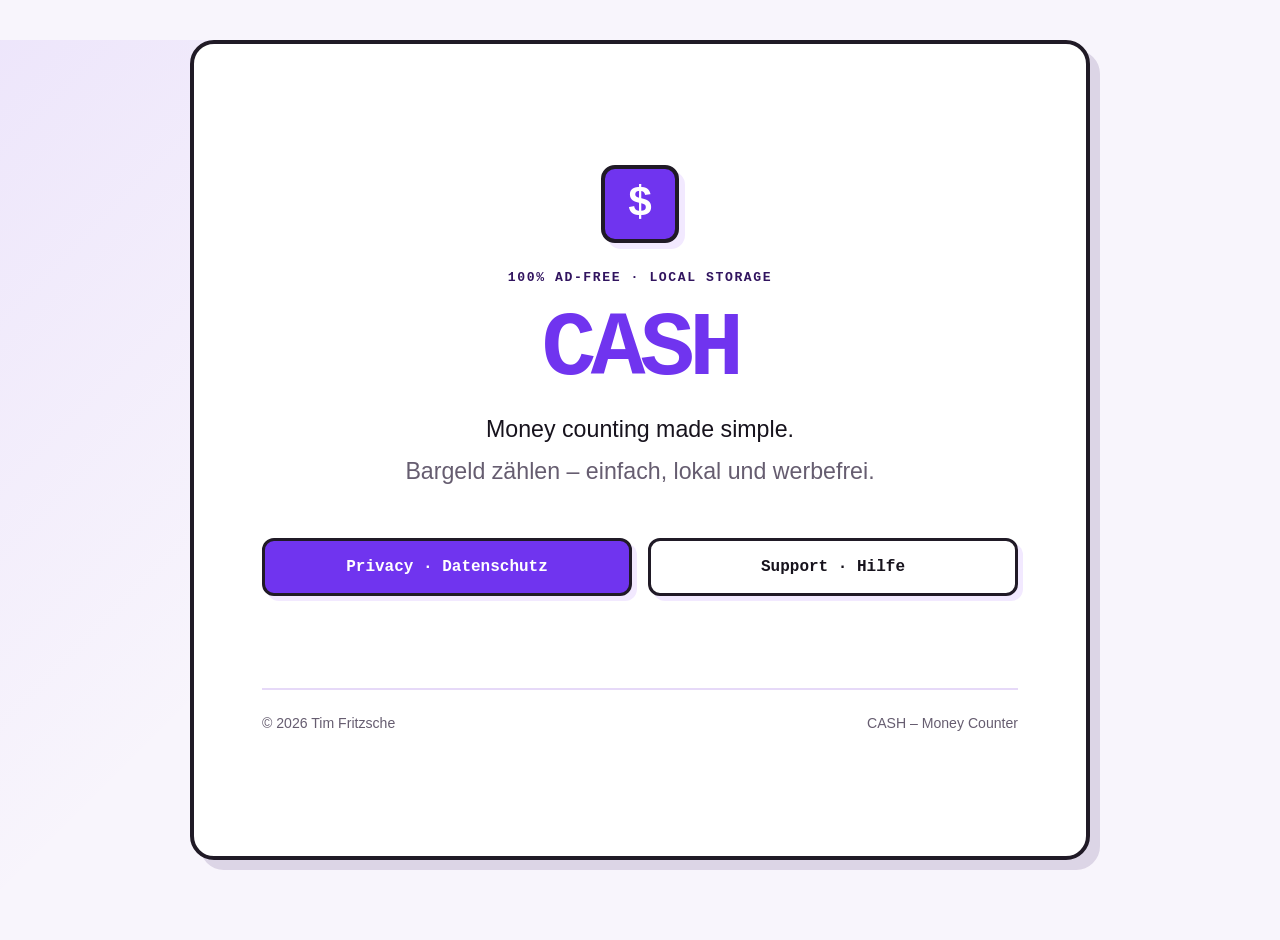
<file: index.html>
<!doctype html>
<html lang="en">
  <head>
    <meta charset="utf-8" />
    <meta name="viewport" content="width=device-width, initial-scale=1" />
    <meta name="description" content="Support and privacy information for CASH – Money Counter." />
    <title>CASH – Money Counter</title>
    <link rel="stylesheet" href="styles.css" />
  </head>
  <body>
    <main class="shell hero">
      <div class="pixel-mark" aria-hidden="true">$</div>
      <p class="eyebrow">100% AD-FREE · LOCAL STORAGE</p>
      <h1>CASH</h1>
      <p class="lead">Money counting made simple.</p>
      <p class="lead muted">Bargeld zählen – einfach, lokal und werbefrei.</p>

      <nav class="button-grid" aria-label="Information pages">
        <a class="button primary" href="privacy.html">Privacy · Datenschutz</a>
        <a class="button" href="support.html">Support · Hilfe</a>
      </nav>

      <footer>
        <span>© 2026 Tim Fritzsche</span>
        <span>CASH – Money Counter</span>
      </footer>
    </main>
  </body>
</html>
</file>
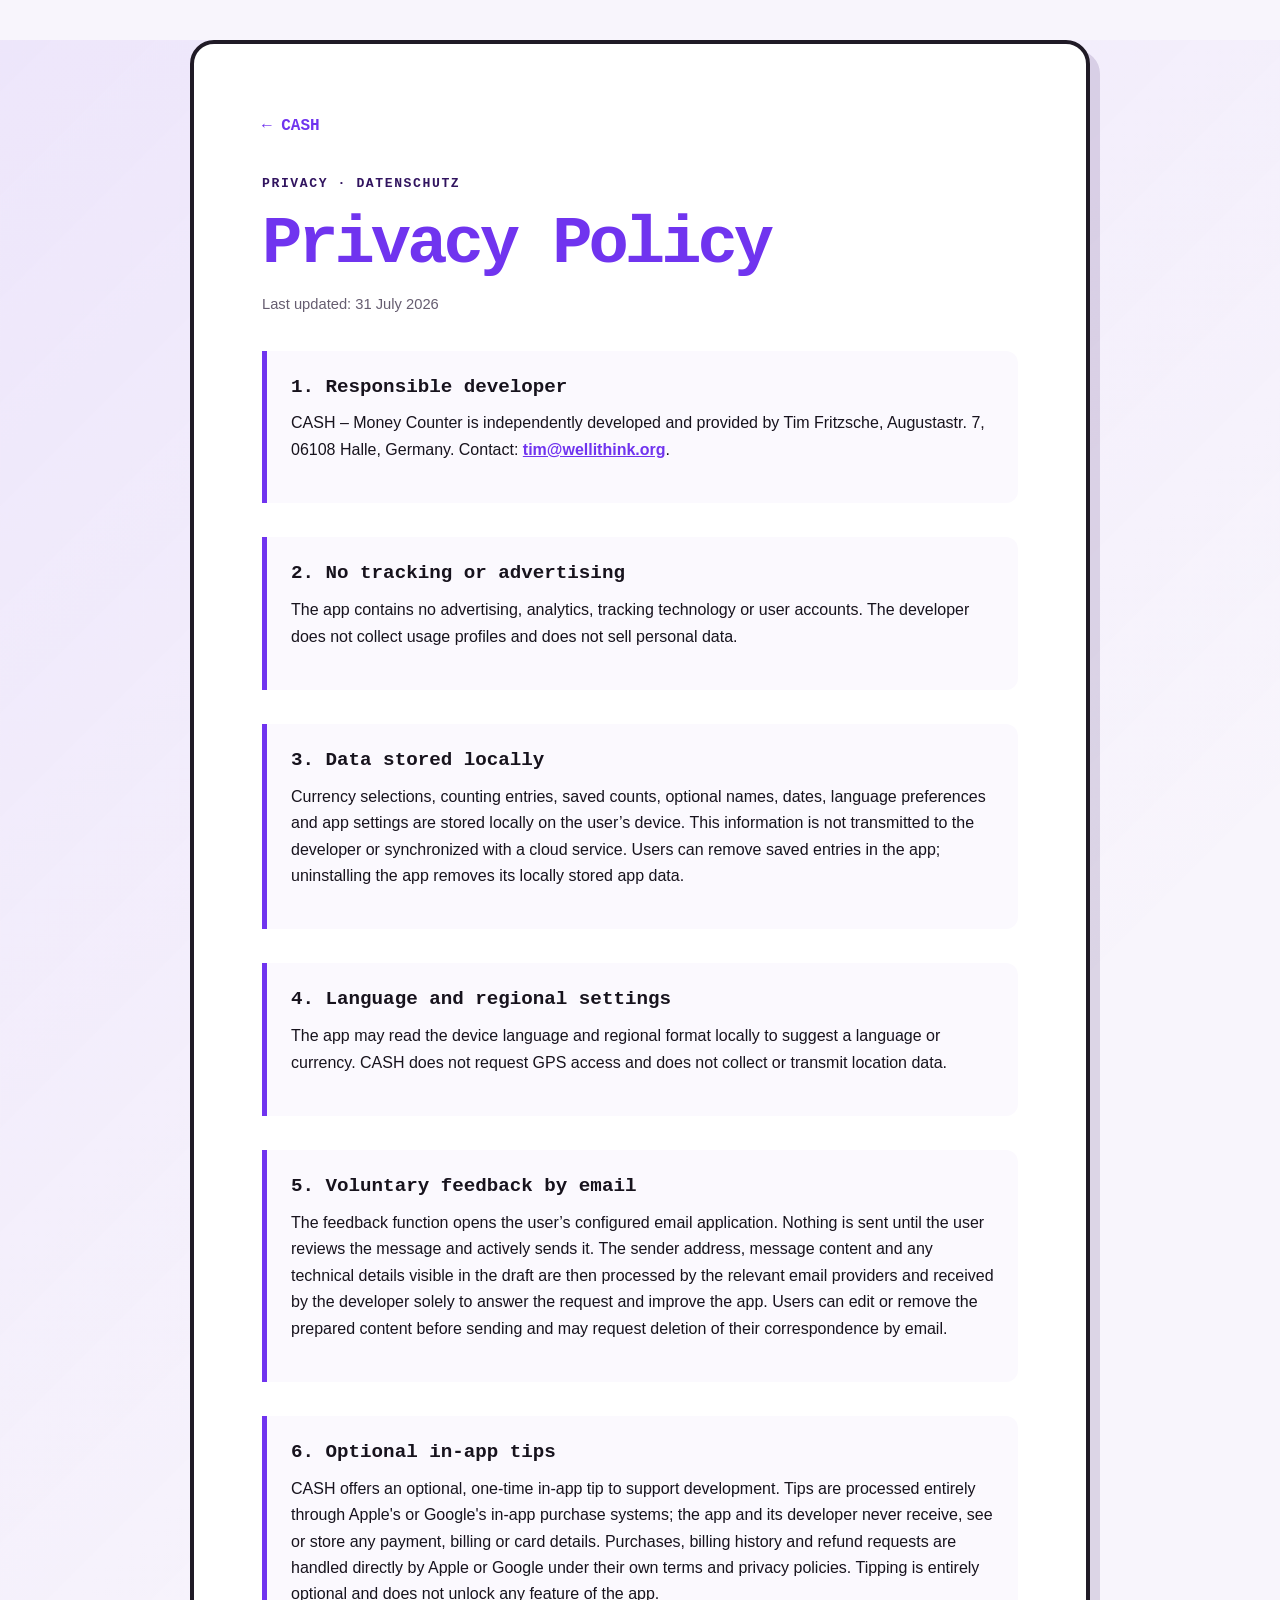
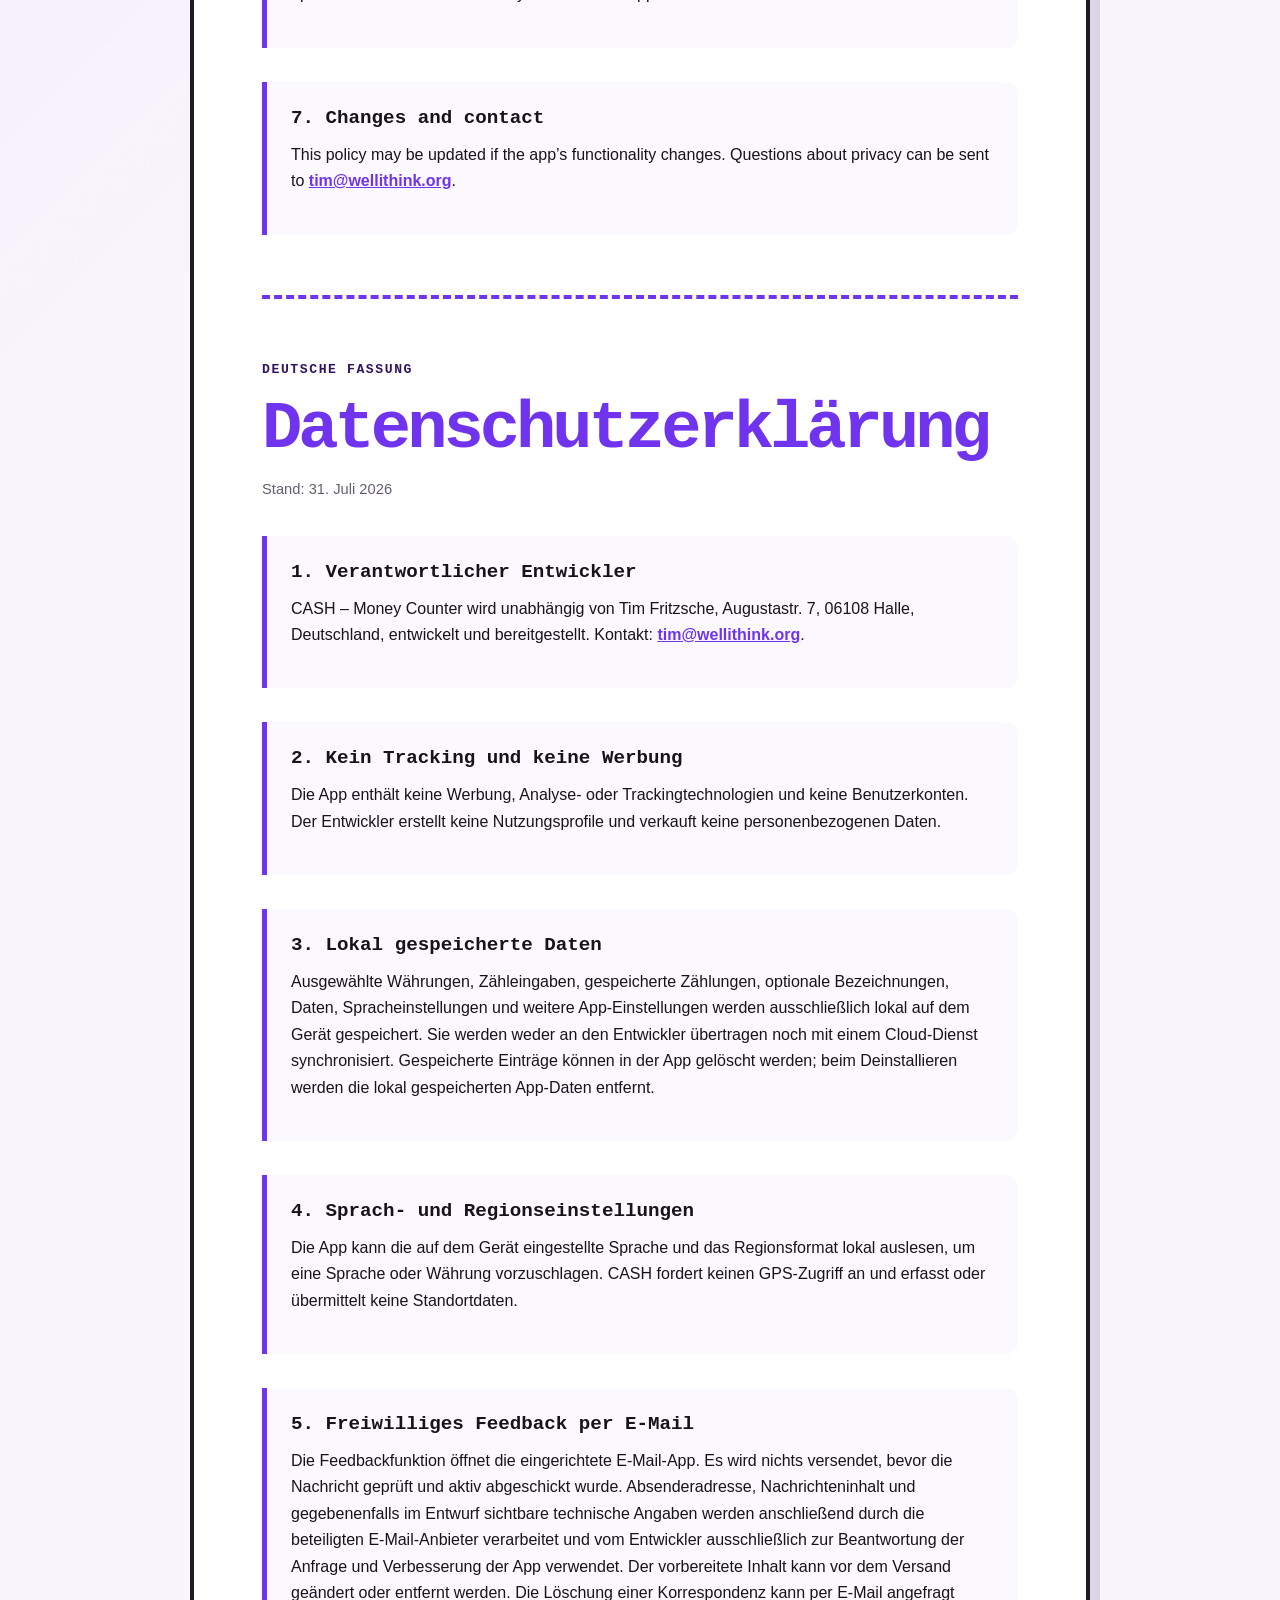
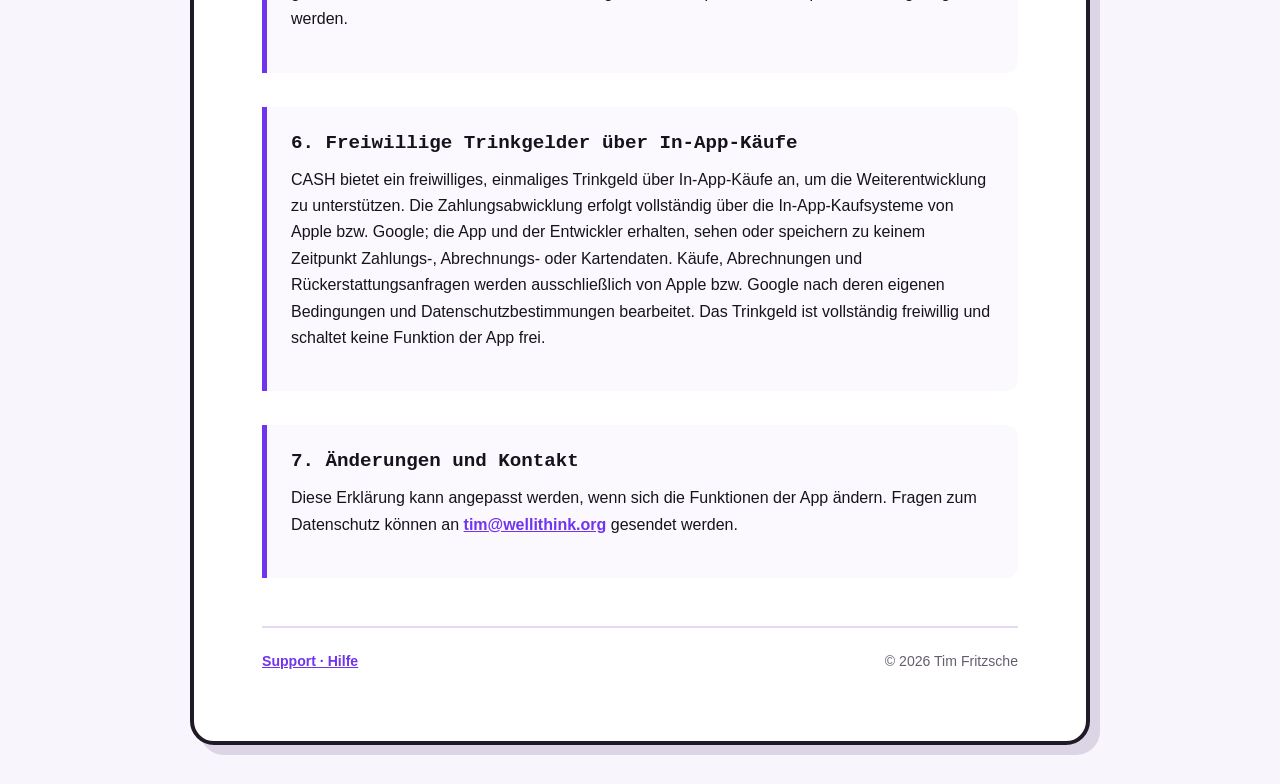
<file: privacy.html>
<!doctype html>
<html lang="en">
  <head>
    <meta charset="utf-8" />
    <meta name="viewport" content="width=device-width, initial-scale=1" />
    <meta name="description" content="Privacy policy for CASH – Money Counter." />
    <title>Privacy Policy · CASH</title>
    <link rel="stylesheet" href="styles.css" />
  </head>
  <body>
    <main class="shell document">
      <a class="back" href="index.html">← CASH</a>
      <p class="eyebrow">PRIVACY · DATENSCHUTZ</p>
      <h1>Privacy Policy</h1>
      <p class="meta">Last updated: 31 July 2026</p>

      <section>
        <h2>1. Responsible developer</h2>
        <p>
          CASH – Money Counter is independently developed and provided by Tim Fritzsche,
          Augustastr. 7, 06108 Halle, Germany.
          Contact: <a href="mailto:tim@wellithink.org">tim@wellithink.org</a>.
        </p>
      </section>

      <section>
        <h2>2. No tracking or advertising</h2>
        <p>
          The app contains no advertising, analytics, tracking technology or user accounts. The
          developer does not collect usage profiles and does not sell personal data.
        </p>
      </section>

      <section>
        <h2>3. Data stored locally</h2>
        <p>
          Currency selections, counting entries, saved counts, optional names, dates, language
          preferences and app settings are stored locally on the user’s device. This information is
          not transmitted to the developer or synchronized with a cloud service. Users can remove
          saved entries in the app; uninstalling the app removes its locally stored app data.
        </p>
      </section>

      <section>
        <h2>4. Language and regional settings</h2>
        <p>
          The app may read the device language and regional format locally to suggest a language or
          currency. CASH does not request GPS access and does not collect or transmit location data.
        </p>
      </section>

      <section>
        <h2>5. Voluntary feedback by email</h2>
        <p>
          The feedback function opens the user’s configured email application. Nothing is sent until
          the user reviews the message and actively sends it. The sender address, message content and
          any technical details visible in the draft are then processed by the relevant email
          providers and received by the developer solely to answer the request and improve the app.
          Users can edit or remove the prepared content before sending and may request deletion of
          their correspondence by email.
        </p>
      </section>

      <section>
        <h2>6. Optional in-app tips</h2>
        <p>
          CASH offers an optional, one-time in-app tip to support development. Tips are processed
          entirely through Apple's or Google's in-app purchase systems; the app and its developer
          never receive, see or store any payment, billing or card details. Purchases, billing
          history and refund requests are handled directly by Apple or Google under their own terms
          and privacy policies. Tipping is entirely optional and does not unlock any feature of the
          app.
        </p>
      </section>

      <section>
        <h2>7. Changes and contact</h2>
        <p>
          This policy may be updated if the app’s functionality changes. Questions about privacy can
          be sent to <a href="mailto:tim@wellithink.org">tim@wellithink.org</a>.
        </p>
      </section>

      <hr />

      <p class="eyebrow">DEUTSCHE FASSUNG</p>
      <h1>Datenschutzerklärung</h1>
      <p class="meta">Stand: 31. Juli 2026</p>

      <section>
        <h2>1. Verantwortlicher Entwickler</h2>
        <p>
          CASH – Money Counter wird unabhängig von Tim Fritzsche, Augustastr. 7, 06108 Halle,
          Deutschland, entwickelt und bereitgestellt. Kontakt:
          <a href="mailto:tim@wellithink.org">tim@wellithink.org</a>.
        </p>
      </section>

      <section>
        <h2>2. Kein Tracking und keine Werbung</h2>
        <p>
          Die App enthält keine Werbung, Analyse- oder Trackingtechnologien und keine Benutzerkonten.
          Der Entwickler erstellt keine Nutzungsprofile und verkauft keine personenbezogenen Daten.
        </p>
      </section>

      <section>
        <h2>3. Lokal gespeicherte Daten</h2>
        <p>
          Ausgewählte Währungen, Zähleingaben, gespeicherte Zählungen, optionale Bezeichnungen, Daten,
          Spracheinstellungen und weitere App-Einstellungen werden ausschließlich lokal auf dem
          Gerät gespeichert. Sie werden weder an den Entwickler übertragen noch mit einem
          Cloud-Dienst synchronisiert. Gespeicherte Einträge können in der App gelöscht werden; beim
          Deinstallieren werden die lokal gespeicherten App-Daten entfernt.
        </p>
      </section>

      <section>
        <h2>4. Sprach- und Regionseinstellungen</h2>
        <p>
          Die App kann die auf dem Gerät eingestellte Sprache und das Regionsformat lokal auslesen,
          um eine Sprache oder Währung vorzuschlagen. CASH fordert keinen GPS-Zugriff an und erfasst
          oder übermittelt keine Standortdaten.
        </p>
      </section>

      <section>
        <h2>5. Freiwilliges Feedback per E-Mail</h2>
        <p>
          Die Feedbackfunktion öffnet die eingerichtete E-Mail-App. Es wird nichts versendet, bevor
          die Nachricht geprüft und aktiv abgeschickt wurde. Absenderadresse, Nachrichteninhalt und
          gegebenenfalls im Entwurf sichtbare technische Angaben werden anschließend durch die
          beteiligten E-Mail-Anbieter verarbeitet und vom Entwickler ausschließlich zur Beantwortung
          der Anfrage und Verbesserung der App verwendet. Der vorbereitete Inhalt kann vor dem
          Versand geändert oder entfernt werden. Die Löschung einer Korrespondenz kann per E-Mail
          angefragt werden.
        </p>
      </section>

      <section>
        <h2>6. Freiwillige Trinkgelder über In-App-Käufe</h2>
        <p>
          CASH bietet ein freiwilliges, einmaliges Trinkgeld über In-App-Käufe an, um die
          Weiterentwicklung zu unterstützen. Die Zahlungsabwicklung erfolgt vollständig über die
          In-App-Kaufsysteme von Apple bzw. Google; die App und der Entwickler erhalten, sehen oder
          speichern zu keinem Zeitpunkt Zahlungs-, Abrechnungs- oder Kartendaten. Käufe,
          Abrechnungen und Rückerstattungsanfragen werden ausschließlich von Apple bzw. Google nach
          deren eigenen Bedingungen und Datenschutzbestimmungen bearbeitet. Das Trinkgeld ist
          vollständig freiwillig und schaltet keine Funktion der App frei.
        </p>
      </section>

      <section>
        <h2>7. Änderungen und Kontakt</h2>
        <p>
          Diese Erklärung kann angepasst werden, wenn sich die Funktionen der App ändern. Fragen zum
          Datenschutz können an <a href="mailto:tim@wellithink.org">tim@wellithink.org</a> gesendet
          werden.
        </p>
      </section>

      <footer>
        <a href="support.html">Support · Hilfe</a>
        <span>© 2026 Tim Fritzsche</span>
      </footer>
    </main>
  </body>
</html>
</file>
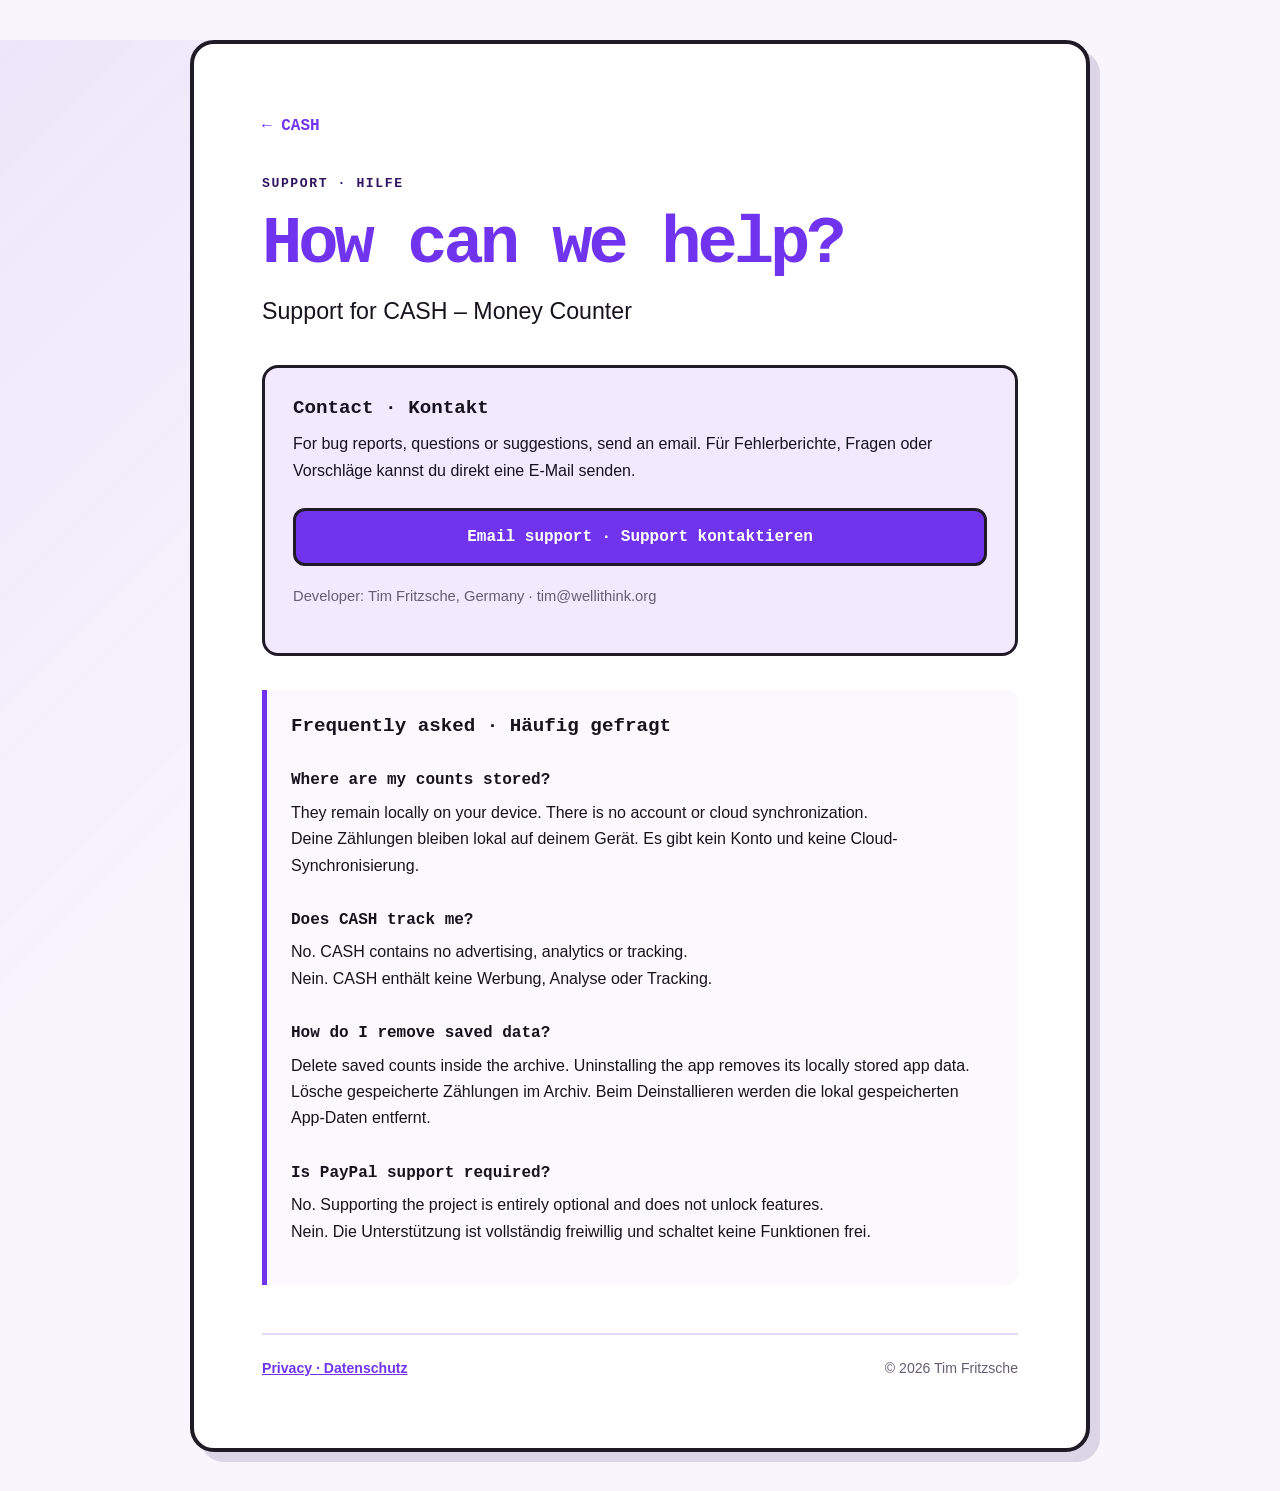
<file: support.html>
<!doctype html>
<html lang="en">
  <head>
    <meta charset="utf-8" />
    <meta name="viewport" content="width=device-width, initial-scale=1" />
    <meta name="description" content="Support for CASH – Money Counter." />
    <title>Support · CASH</title>
    <link rel="stylesheet" href="styles.css" />
  </head>
  <body>
    <main class="shell document">
      <a class="back" href="index.html">← CASH</a>
      <p class="eyebrow">SUPPORT · HILFE</p>
      <h1>How can we help?</h1>
      <p class="lead">Support for CASH – Money Counter</p>

      <div class="support-card">
        <h2>Contact · Kontakt</h2>
        <p>
          For bug reports, questions or suggestions, send an email. Für Fehlerberichte, Fragen oder
          Vorschläge kannst du direkt eine E-Mail senden.
        </p>
        <a class="button primary" href="mailto:tim@wellithink.org?subject=CASH%20App%20Support">
          Email support · Support kontaktieren
        </a>
        <p class="meta">Developer: Tim Fritzsche, Germany · tim@wellithink.org</p>
      </div>

      <section>
        <h2>Frequently asked · Häufig gefragt</h2>
        <h3>Where are my counts stored?</h3>
        <p>
          They remain locally on your device. There is no account or cloud synchronization.<br />
          Deine Zählungen bleiben lokal auf deinem Gerät. Es gibt kein Konto und keine Cloud-Synchronisierung.
        </p>

        <h3>Does CASH track me?</h3>
        <p>
          No. CASH contains no advertising, analytics or tracking.<br />
          Nein. CASH enthält keine Werbung, Analyse oder Tracking.
        </p>

        <h3>How do I remove saved data?</h3>
        <p>
          Delete saved counts inside the archive. Uninstalling the app removes its locally stored app data.<br />
          Lösche gespeicherte Zählungen im Archiv. Beim Deinstallieren werden die lokal gespeicherten App-Daten entfernt.
        </p>

        <h3>Is PayPal support required?</h3>
        <p>
          No. Supporting the project is entirely optional and does not unlock features.<br />
          Nein. Die Unterstützung ist vollständig freiwillig und schaltet keine Funktionen frei.
        </p>
      </section>

      <footer>
        <a href="privacy.html">Privacy · Datenschutz</a>
        <span>© 2026 Tim Fritzsche</span>
      </footer>
    </main>
  </body>
</html>
</file>
<file: styles.css>
:root {
  color-scheme: light;
  --purple: #7034ef;
  --purple-dark: #31145f;
  --purple-soft: #f2e9ff;
  --ink: #17131d;
  --muted: #665d70;
  --line: #201a26;
  --white: #ffffff;
}

* {
  box-sizing: border-box;
}

html {
  background: #f8f5fc;
}

body {
  margin: 0;
  min-height: 100vh;
  color: var(--ink);
  background:
    linear-gradient(135deg, rgba(112, 52, 239, 0.08), transparent 40%),
    #f8f5fc;
  font-family: Inter, ui-sans-serif, -apple-system, BlinkMacSystemFont, "Segoe UI", sans-serif;
  line-height: 1.65;
}

a {
  color: var(--purple);
  font-weight: 700;
}

.shell {
  width: min(900px, calc(100% - 32px));
  margin: 40px auto;
  padding: clamp(28px, 6vw, 68px);
  background: var(--white);
  border: 4px solid var(--line);
  border-radius: 24px;
  box-shadow: 10px 10px 0 rgba(49, 20, 95, 0.14);
}

.hero {
  min-height: calc(100vh - 80px);
  display: flex;
  flex-direction: column;
  justify-content: center;
  text-align: center;
}

.pixel-mark {
  width: 78px;
  height: 78px;
  margin: 0 auto 24px;
  display: grid;
  place-items: center;
  color: var(--white);
  background: var(--purple);
  border: 4px solid var(--line);
  border-radius: 14px;
  box-shadow: 6px 6px 0 var(--purple-soft);
  font: 800 42px/1 ui-monospace, "Cascadia Mono", monospace;
}

h1,
h2,
h3,
.eyebrow,
.button,
.back {
  font-family: ui-monospace, "Cascadia Mono", "SFMono-Regular", Consolas, monospace;
}

h1 {
  margin: 0 0 14px;
  color: var(--purple);
  font-size: clamp(2.6rem, 10vw, 5.7rem);
  line-height: 1;
  letter-spacing: -0.06em;
}

.document h1 {
  font-size: clamp(2.1rem, 7vw, 4.2rem);
}

h2 {
  margin: 0 0 10px;
  font-size: 1.2rem;
  line-height: 1.35;
}

h3 {
  margin: 28px 0 6px;
  font-size: 1rem;
}

p {
  margin: 0 0 16px;
}

.lead {
  margin: 0 0 4px;
  font-size: clamp(1.1rem, 3vw, 1.45rem);
}

.muted,
.meta {
  color: var(--muted);
}

.meta {
  font-size: 0.92rem;
}

.eyebrow {
  margin-bottom: 16px;
  color: var(--purple-dark);
  font-size: 0.82rem;
  font-weight: 900;
  letter-spacing: 0.12em;
}

.button-grid {
  display: grid;
  grid-template-columns: repeat(2, minmax(0, 1fr));
  gap: 16px;
  margin: 44px 0;
}

.button {
  display: inline-flex;
  min-height: 58px;
  align-items: center;
  justify-content: center;
  padding: 12px 18px;
  color: var(--ink);
  background: var(--white);
  border: 3px solid var(--line);
  border-radius: 12px;
  text-decoration: none;
  box-shadow: 5px 5px 0 var(--purple-soft);
}

.button:hover,
.button:focus-visible {
  transform: translate(-2px, -2px);
  box-shadow: 7px 7px 0 var(--purple-soft);
}

.button.primary {
  color: var(--white);
  background: var(--purple);
}

.back {
  display: inline-block;
  margin-bottom: 34px;
  text-decoration: none;
}

section {
  margin: 34px 0;
  padding: 24px;
  background: #fbf9fe;
  border-left: 5px solid var(--purple);
  border-radius: 0 12px 12px 0;
}

.support-card {
  margin: 34px 0;
  padding: 28px;
  background: var(--purple-soft);
  border: 3px solid var(--line);
  border-radius: 16px;
}

.support-card .button {
  width: 100%;
  margin: 8px 0 18px;
}

hr {
  margin: 60px 0;
  border: 0;
  border-top: 4px dashed var(--purple);
}

footer {
  display: flex;
  flex-wrap: wrap;
  justify-content: space-between;
  gap: 12px;
  margin-top: 48px;
  padding-top: 22px;
  color: var(--muted);
  border-top: 2px solid #e6d9f8;
  font-size: 0.88rem;
}

@media (max-width: 620px) {
  .shell {
    width: min(100% - 20px, 900px);
    margin: 10px auto;
    border-width: 3px;
    border-radius: 18px;
    box-shadow: 5px 5px 0 rgba(49, 20, 95, 0.14);
  }

  .hero {
    min-height: calc(100vh - 20px);
  }

  .button-grid {
    grid-template-columns: 1fr;
  }

  section,
  .support-card {
    padding: 18px;
  }
}
</file>
